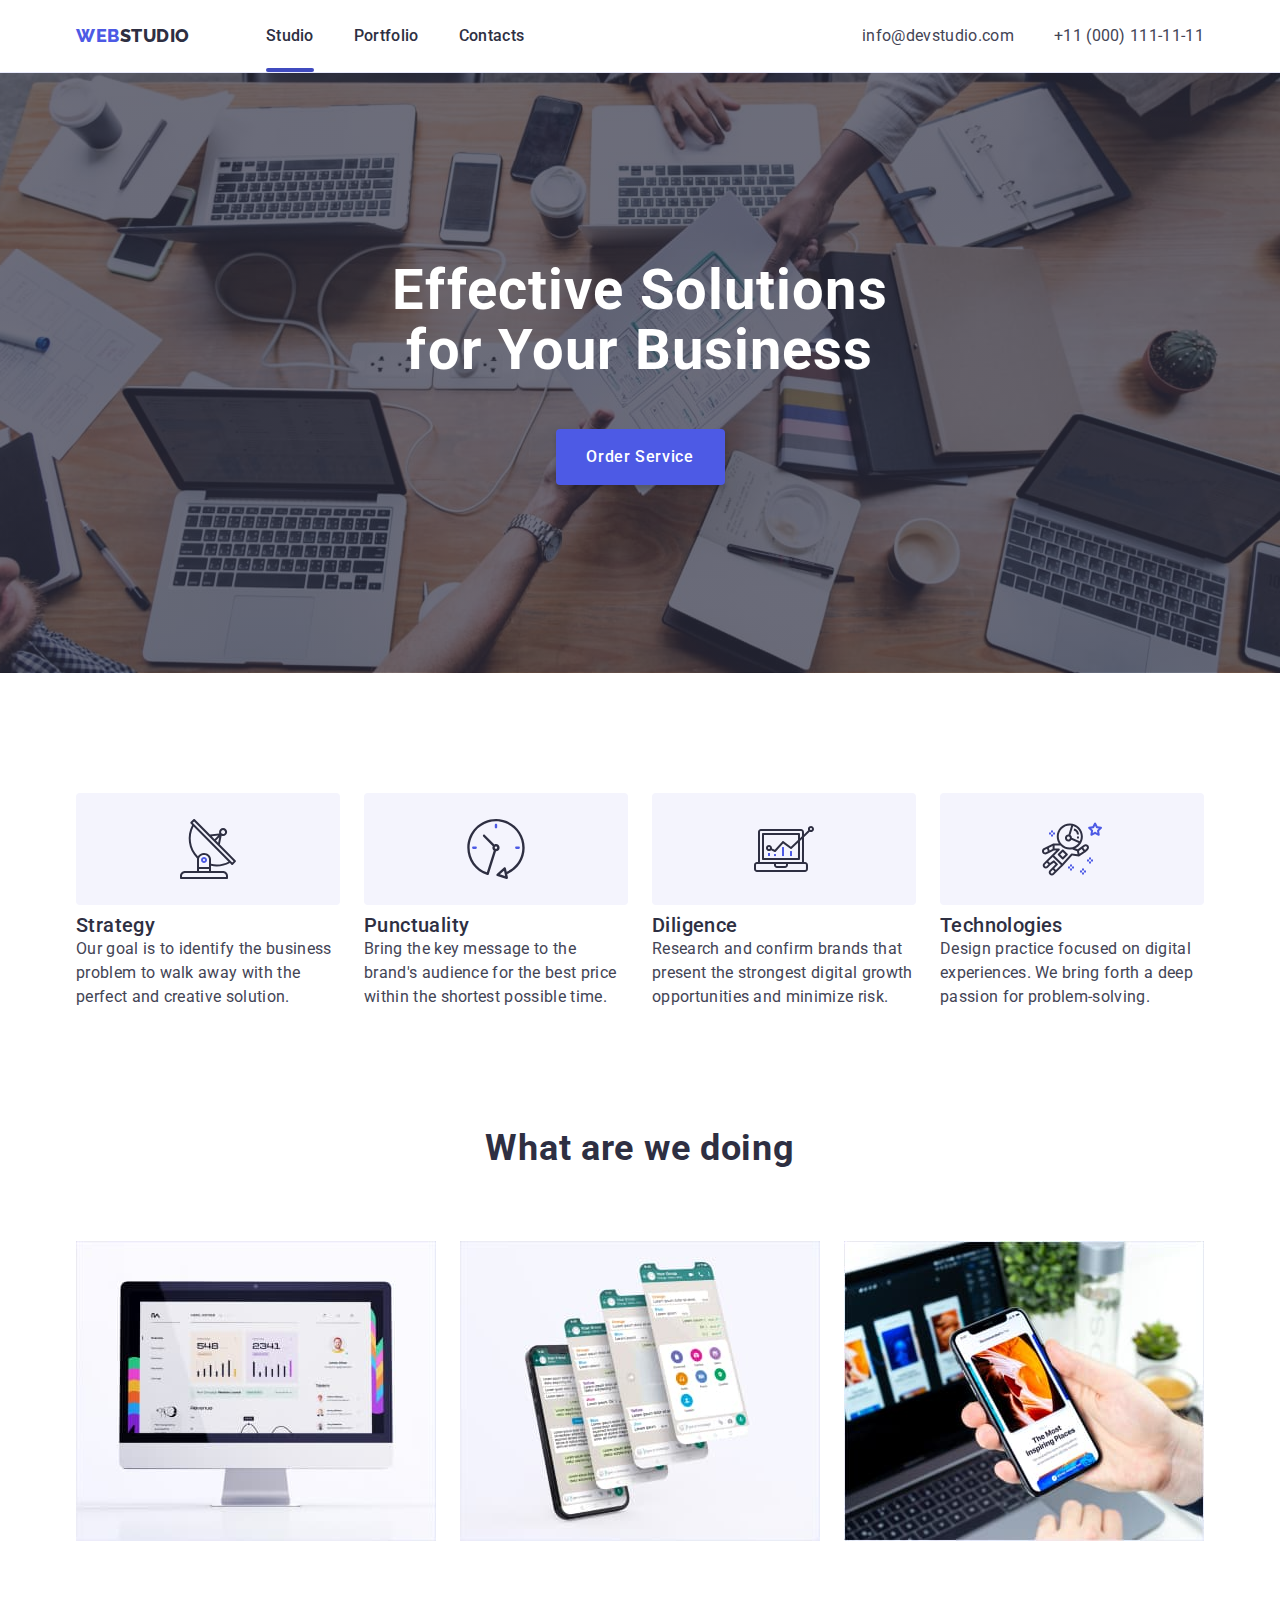
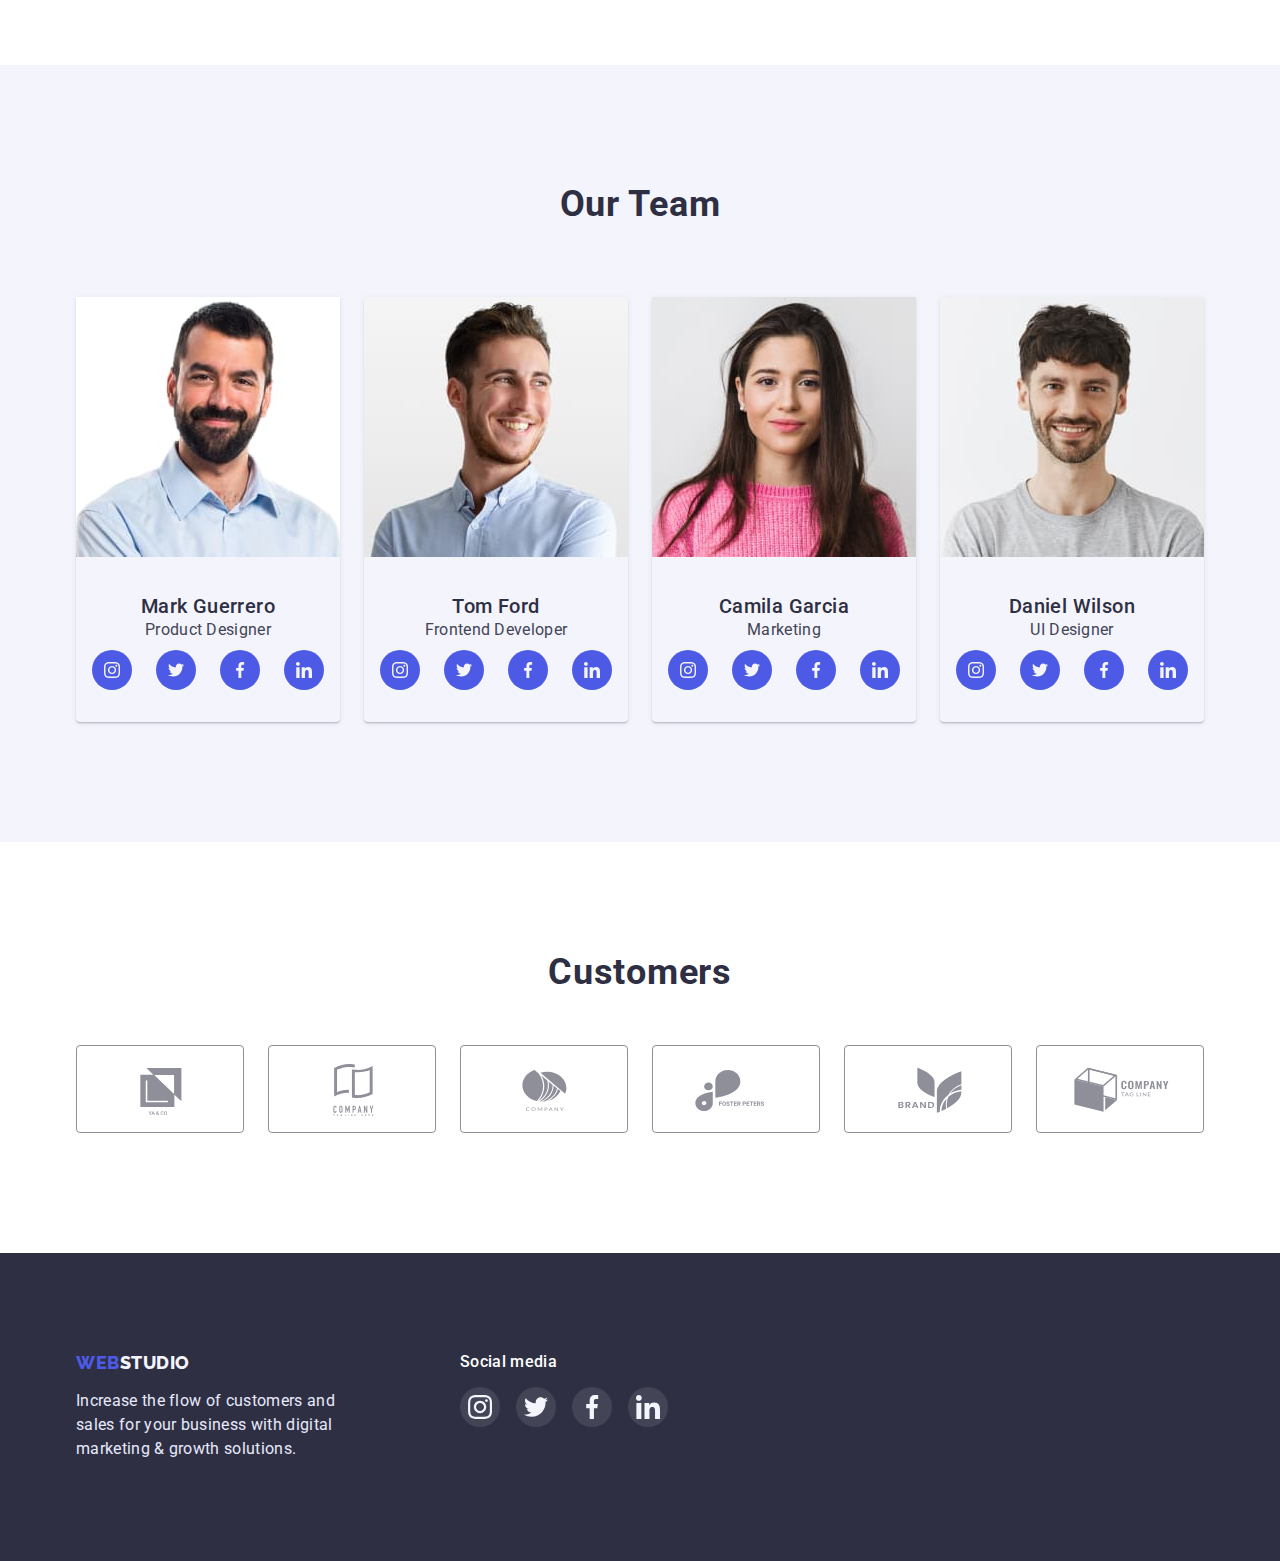
<file: index.html>
<!DOCTYPE html>
<html lang="en">
  <head>
    <meta charset="UTF-8" />
    <meta http-equiv="X-UA-Compatible" content="IE=edge" />
    <meta name="viewport" content="width=device-width, initial-scale=1.0" />
    <title>Document</title>
    <link rel="preconnect" href="https://fonts.googleapis.com" />
    <link rel="preconnect" href="https://fonts.gstatic.com" crossorigin />
    <link
      href="https://fonts.googleapis.com/css2?family=Raleway:wght@800&family=Roboto:wght@400;500;700;900&display=swap"
      rel="stylesheet"
    />
    <link
      rel="stylesheet"
      href="https://cdnjs.cloudflare.com/ajax/libs/modern-normalize/1.1.0/modern-normalize.min.css"
    />
    <link rel="stylesheet" href="css/styles.css" />
  </head>
  <body>
    <header class="header">
      <div class="container header-container">
        <nav class="header-navigation">
          <a class="header-logo link" href="./index.html"
            ><span class="logo-accent">Web</span>Studio</a
          >

          <ul class="header-list">
            <li class="header-item list">
              <a class="header-link link header-current" href="./index.html"
                >Studio</a
              >
            </li>
            <li class="header-item list">
              <a class="header-link link" href="./portfolio.html">Portfolio</a>
            </li>
            <li class="header-item list">
              <a class="header-link link" href="">Contacts</a>
            </li>
          </ul>
        </nav>

        <address class="address-container">
          <ul class="header-list list">
            <li class="header-item">
              <a class="header-mail link" href="mailto:info@devstudio.com"
                >info@devstudio.com</a
              >
            </li>
            <li class="header-item">
              <a class="header-tel link" href="tel:+110001111111"
                >+11 (000) 111-11-11</a
              >
            </li>
          </ul>
        </address>
      </div>
    </header>

    <!------------------ Main section ------------------>
    <main>
      <!------ hero section ---------->

      <section class="hero overlay">
        <h1 class="hero-title">Effective Solutions for Your Business</h1>
        <button class="hero-btn" data-modal-open type="button">
          Order Service
        </button>
      </section>

      <!----------- About section ------------>
      <section class="about">
        <div class="container">
          <h2 class="about-title visually-hidden">About</h2>

          <ul class="about-list list">
            <li class="about-item">
              <div class="about-icon-box">
                <svg class="about-icon">
                  <use href="./images/sprite.svg#icon-antenna"></use>
                </svg>
              </div>
              <h3 class="about-item-title">Strategy</h3>
              <p class="about-item-text">
                Our goal is to identify the business problem to walk away with
                the perfect and creative solution.
              </p>
            </li>

            <li class="about-item">
              <div class="about-icon-box">
                <svg class="about-icon">
                  <use href="./images/sprite.svg#icon-clock"></use>
                </svg>
              </div>
              <h3 class="about-item-title">Punctuality</h3>
              <p class="about-item-text">
                Bring the key message to the brand's audience for the best price
                within the shortest possible time.
              </p>
            </li>
            <li class="about-item">
              <div class="about-icon-box">
                <svg class="about-icon">
                  <use href="./images/sprite.svg#icon-diagram"></use>
                </svg>
              </div>
              <h3 class="about-item-title">Diligence</h3>
              <p class="about-item-text">
                Research and confirm brands that present the strongest digital
                growth opportunities and minimize risk.
              </p>
            </li>
            <li class="about-item">
              <div class="about-icon-box">
                <svg class="about-icon">
                  <use href="./images/sprite.svg#icon-astronaut"></use>
                </svg>
              </div>
              <h3 class="about-item-title">Technologies</h3>
              <p class="about-item-text">
                Design practice focused on digital experiences. We bring forth a
                deep passion for problem-solving.
              </p>
            </li>
          </ul>
        </div>
      </section>

      <!------------- What are we doing section ----------------->
      <section class="examples">
        <div class="container">
          <h2 class="examples-title">What are we doing</h2>
          <ul class="examples-list">
            <li class="examples-items list">
              <img
                class="examples-pics"
                src="./images/photo-1.jpg"
                alt="monitor"
                width="360"
                height="300"
              />
            </li>
            <li class="examples-items list">
              <img
                class="examples-pics"
                src="./images/photo-2.jpg"
                alt="phone"
                width="360"
                height="300"
              />
            </li>
            <li class="examples-items list">
              <img
                class="examples-pics"
                src="./images/photo-3.jpg"
                alt="iphone"
                width="360"
                height="300"
              />
            </li>
          </ul>
        </div>
      </section>

      <!------------- Our team section ------------------------->
      <section class="team">
        <div class="container">
          <h2 class="team-title">Our Team</h2>
          <ul class="team-list list">
            <li class="team-item">
              <img
                class="team-pics"
                src="./images/img1.jpg"
                alt="Mark Guerrero photo"
                width="264"
                height="260"
              />
              <div class="team-item-wrap">
                <h3 class="team-item-title">Mark Guerrero</h3>
                <p class="team-item-text">Product Designer</p>
                <ul class="team-icons-list list">
                  <li class="team-icons-item">
                    <a class="team-icon-link" href="">
                      <svg class="team-list-icon" width="16px" height="16px">
                        <use href="./images/sprite.svg#icon-instagram"></use>
                      </svg>
                    </a>
                  </li>
                  <li class="team-icons-item">
                    <a class="team-icon-link" href="">
                      <svg class="team-list-icon" width="16px" height="16px">
                        <use href="./images/sprite.svg#icon-twitter"></use>
                      </svg>
                    </a>
                  </li>
                  <li class="team-icons-item">
                    <a class="team-icon-link" href="">
                      <svg class="team-list-icon" width="16px" height="16px">
                        <use href="./images/sprite.svg#icon-facebook"></use>
                      </svg>
                    </a>
                  </li>
                  <li class="team-icons-item">
                    <a class="team-icon-link" href="">
                      <svg class="team-list-icon" width="16px" height="16px">
                        <use href="./images/sprite.svg#icon-linkedin"></use>
                      </svg>
                    </a>
                  </li>
                </ul>
              </div>
            </li>
            <li class="team-item">
              <img
                class="team-pics"
                src="./images/img2.jpg"
                alt="Tom Ford photo"
                width="264"
                height="260"
              />
              <div class="team-item-wrap">
                <h3 class="team-item-title">Tom Ford</h3>
                <p class="team-item-text">Frontend Developer</p>
                <ul class="team-icons-list list">
                  <li class="team-icons-item">
                    <a class="team-icon-link" href="">
                      <svg class="team-list-icon" width="16px" height="16px">
                        <use href="./images/sprite.svg#icon-instagram"></use>
                      </svg>
                    </a>
                  </li>
                  <li class="team-icons-item">
                    <a class="team-icon-link" href="">
                      <svg class="team-list-icon" width="16px" height="16px">
                        <use href="./images/sprite.svg#icon-twitter"></use>
                      </svg>
                    </a>
                  </li>
                  <li class="team-icons-item">
                    <a class="team-icon-link" href="">
                      <svg class="team-list-icon" width="16px" height="16px">
                        <use href="./images/sprite.svg#icon-facebook"></use>
                      </svg>
                    </a>
                  </li>
                  <li class="team-icons-item">
                    <a class="team-icon-link" href="">
                      <svg class="team-list-icon" width="16px" height="16px">
                        <use href="./images/sprite.svg#icon-linkedin"></use>
                      </svg>
                    </a>
                  </li>
                </ul>
              </div>
            </li>
            <li class="team-item">
              <img
                class="team-pics"
                src="./images/img3.jpg"
                alt="Camila Garcia photo"
                width="264"
                height="260"
              />
              <div class="team-item-wrap">
                <h3 class="team-item-title">Camila Garcia</h3>
                <p class="team-item-text">Marketing</p>
                <ul class="team-icons-list list">
                  <li class="team-icons-item">
                    <a class="team-icon-link" href="">
                      <svg class="team-list-icon" width="16px" height="16px">
                        <use href="./images/sprite.svg#icon-instagram"></use>
                      </svg>
                    </a>
                  </li>
                  <li class="team-icons-item">
                    <a class="team-icon-link" href="">
                      <svg class="team-list-icon" width="16px" height="16px">
                        <use href="./images/sprite.svg#icon-twitter"></use>
                      </svg>
                    </a>
                  </li>
                  <li class="team-icons-item">
                    <a class="team-icon-link" href="">
                      <svg class="team-list-icon" width="16px" height="16px">
                        <use href="./images/sprite.svg#icon-facebook"></use>
                      </svg>
                    </a>
                  </li>
                  <li class="team-icons-item">
                    <a class="team-icon-link" href="">
                      <svg class="team-list-icon" width="16px" height="16px">
                        <use href="./images/sprite.svg#icon-linkedin"></use>
                      </svg>
                    </a>
                  </li>
                </ul>
              </div>
            </li>
            <li class="team-item">
              <img
                class="team-pics"
                src="./images/img4.jpg"
                alt="Daniel Wilson photo"
                width="264"
                height="260"
              />
              <div class="team-item-wrap">
                <h3 class="team-item-title">Daniel Wilson</h3>
                <p class="team-item-text">UI Designer</p>
                <ul class="team-icons-list list">
                  <li class="team-icons-item">
                    <a class="team-icon-link" href="">
                      <svg class="team-list-icon" width="16px" height="16px">
                        <use href="./images/sprite.svg#icon-instagram"></use>
                      </svg>
                    </a>
                  </li>
                  <li class="team-icons-item">
                    <a class="team-icon-link" href="">
                      <svg class="team-list-icon" width="16px" height="16px">
                        <use href="./images/sprite.svg#icon-twitter"></use>
                      </svg>
                    </a>
                  </li>
                  <li class="team-icons-item">
                    <a class="team-icon-link" href="">
                      <svg class="team-list-icon" width="16px" height="16px">
                        <use href="./images/sprite.svg#icon-facebook"></use>
                      </svg>
                    </a>
                  </li>
                  <li class="team-icons-item">
                    <a class="team-icon-link" href="">
                      <svg class="team-list-icon" width="16px" height="16px">
                        <use href="./images/sprite.svg#icon-linkedin"></use>
                      </svg>
                    </a>
                  </li>
                </ul>
              </div>
            </li>
          </ul>
        </div>
      </section>

      <!----------------- Customers section ------------------->

      <section class="customers">
        <div class="container">
          <h2 class="customers-title">Customers</h2>
          <ul class="customers-list list">
            <li class="customers-item">
              <a class="customers-link" href="">
                <svg class="customers-item-logo" width="104" height="56">
                  <use href="./images/sprite.svg#icon-Logo1"></use>
                </svg>
              </a>
            </li>
            <li class="customers-item">
              <a class="customers-link" href="">
                <svg class="customers-item-logo" width="104" height="56">
                  <use href="./images/sprite.svg#icon-Logo2"></use>
                </svg>
              </a>
            </li>
            <li class="customers-item">
              <a class="customers-link" href="">
                <svg class="customers-item-logo" width="104" height="56">
                  <use href="./images/sprite.svg#icon-Logo3"></use>
                </svg>
              </a>
            </li>
            <li class="customers-item">
              <a class="customers-link" href="">
                <svg class="customers-item-logo" width="104" height="56">
                  <use href="./images/sprite.svg#icon-Logo4"></use>
                </svg>
              </a>
            </li>
            <li class="customers-item">
              <a class="customers-link" href="">
                <svg class="customers-item-logo" width="104" height="56">
                  <use href="./images/sprite.svg#icon-Logo5"></use>
                </svg>
              </a>
            </li>
            <li class="customers-item">
              <a class="customers-link" href="">
                <svg class="customers-item-logo" width="104" height="56">
                  <use href="./images/sprite.svg#icon-Logo6"></use>
                </svg>
              </a>
            </li>
          </ul>
        </div>
      </section>
    </main>

    <!------------------- footer section --------------------------->
    <footer class="footer">
      <div class="container foot">
        <!------------ footer info section ----------->
        <div class="footer-info-wrap">
          <a class="footer-logo link" href="./index.html">
            <span class="logo-accent">Web</span>Studio</a
          >
          <p class="footer-text">
            Increase the flow of customers and sales for your business with
            digital marketing & growth solutions.
          </p>
        </div>

        <!-------------footer social icons section ------------->

        <div class="footer-social-wrap">
          <h2 class="footer-icons-title">Social media</h2>
          <ul class="footer-icons-list list">
            <li class="footer-icons-item">
              <a class="footer-icons-link" href="">
                <svg class="footer-icon" width="24" height="24">
                  <use href="./images/sprite.svg#icon-instagram"></use>
                </svg>
              </a>
            </li>
            <li class="footer-icons-item">
              <a class="footer-icons-link" href="">
                <svg class="footer-icon" width="24" height="24">
                  <use href="./images/sprite.svg#icon-twitter"></use>
                </svg>
              </a>
            </li>
            <li class="footer-icons-item">
              <a class="footer-icons-link" href="">
                <svg class="footer-icon" width="24" height="24">
                  <use href="./images/sprite.svg#icon-facebook"></use>
                </svg>
              </a>
            </li>
            <li class="footer-icons-item">
              <a class="footer-icons-link" href="">
                <svg class="footer-icon" width="24" height="24">
                  <use href="./images/sprite.svg#icon-linkedin"></use>
                </svg>
              </a>
            </li>
          </ul>
        </div>
      </div>
    </footer>
    <div class="backdrop is-hidden" data-modal>
      <div class="modal">
        <button type="button" class="modal-close-btn" data-modal-close>
          <svg class="icon-close-modal" width="8" height="8">
            <use href="./images/sprite.svg#icon-close-backdrop"></use>
          </svg>
        </button>
      </div>
    </div>

    <script src="./js/modal.js"></script>
  </body>
</html>
</file>
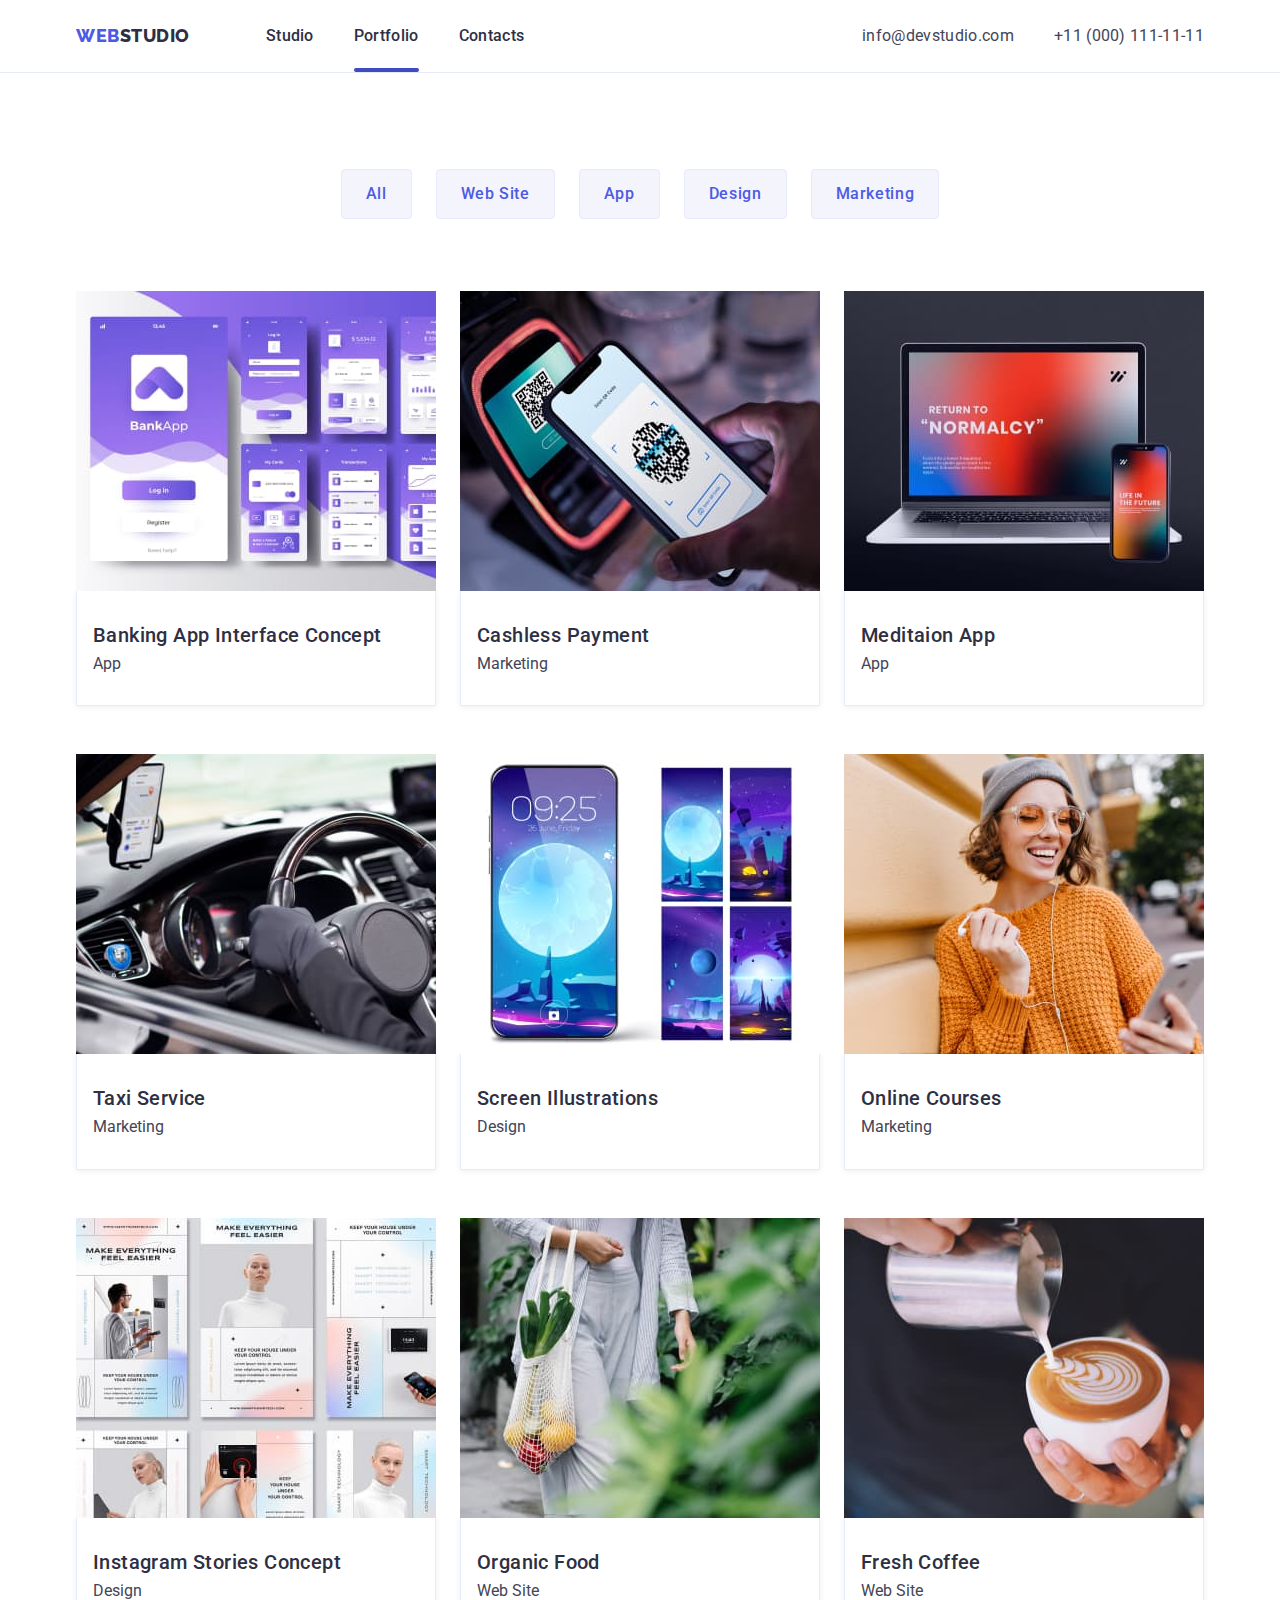
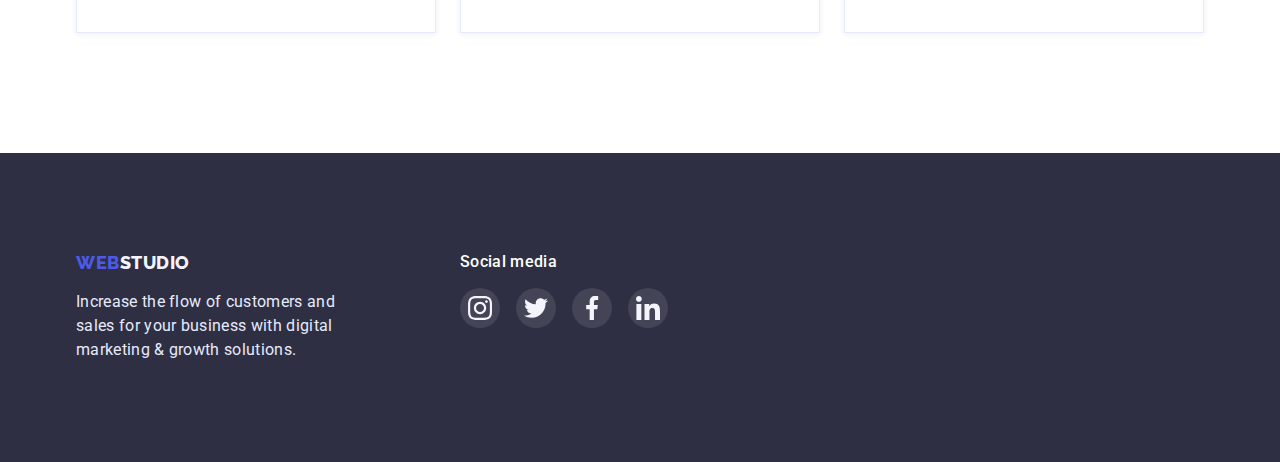
<file: portfolio.html>
<!DOCTYPE html>
<html lang="en">
  <head>
    <meta charset="UTF-8" />
    <meta http-equiv="X-UA-Compatible" content="IE=edge" />
    <meta name="viewport" content="width=device-width, initial-scale=1.0" />
    <title>Document</title>
    <link rel="preconnect" href="https://fonts.googleapis.com" />
    <link rel="preconnect" href="https://fonts.gstatic.com" crossorigin />
    <link
      href="https://fonts.googleapis.com/css2?family=Raleway:wght@800&family=Roboto:wght@400;500;700;900&display=swap"
      rel="stylesheet"
    />
    <link
      rel="stylesheet"
      href="https://cdnjs.cloudflare.com/ajax/libs/modern-normalize/1.1.0/modern-normalize.min.css"
    />
    <link rel="stylesheet" href="./css/styles.css" />
  </head>
  <body>
    <header class="header">
      <div class="container header-container">
        <nav class="header-navigation">
          <a class="header-logo link" href="./index.html"
            ><span class="logo-accent">Web</span>Studio</a
          >

          <ul class="header-list">
            <li class="header-item list">
              <a class="header-link link" href="./index.html">Studio</a>
            </li>
            <li class="header-item list">
              <a class="header-link link header-current" href="./portfolio.html"
                >Portfolio</a
              >
            </li>
            <li class="header-item list">
              <a class="header-link link" href="">Contacts</a>
            </li>
          </ul>
        </nav>

        <address class="address-container">
          <ul class="header-list list">
            <li class="header-item">
              <a class="header-mail link" href="mailto:info@devstudio.com"
                >info@devstudio.com</a
              >
            </li>
            <li class="header-item">
              <a class="header-tel link" href="tel:+110001111111"
                >+11 (000) 111-11-11</a
              >
            </li>
          </ul>
        </address>
      </div>
    </header>

    <!-- Main section -->
    <main>
      <section class="filter">
        <div class="container">
          <h1 class="filter-title visually-hidden">Filter</h1>
          <ul class="filter-list list">
            <li class="filter-item">
              <button class="filter-btn" type="button">All</button>
            </li>
            <li class="filter-item">
              <button class="filter-btn" type="button">Web Site</button>
            </li>
            <li class="filter-item">
              <button class="filter-btn" type="button">App</button>
            </li>
            <li class="filter-item">
              <button class="filter-btn" type="button">Design</button>
            </li>
            <li class="filter-item">
              <button class="filter-btn" type="button">Marketing</button>
            </li>
          </ul>
        </div>

        <!-- Our Projects -->
        <div class="container">
          <ul class="projects-list list">
            <li class="projects-item">
              <div class="projects-cover-wrap">
                <img
                  class="projects-pics"
                  src="./images/portfolio-img/port-img-1.jpg"
                  alt="The interface of the Banking App"
                  width="360"
                  height="300"
                />
                <p class="projects-cover-text">
                  14 Stylish and User-Friendly App Design Concepts · Task
                  Manager App · Calorie Tracker App · Exotic Fruit Ecommerce App
                  · Cloud Storage App
                </p>
              </div>
              <div class="projects-item-wrap">
                <h2 class="projects-title">Banking App Interface Concept</h2>
                <p class>App</p>
              </div>
            </li>
            <li class="projects-item">
              <div class="projects-cover-wrap">
                <img
                  class="projects-pics"
                  src="./images/portfolio-img/port-img-2.jpg"
                  alt="Payment made by phone"
                  width="360"
                  height="300"
                />
                <p class="projects-cover-text">
                  14 Stylish and User-Friendly App Design Concepts · Task
                  Manager App · Calorie Tracker App · Exotic Fruit Ecommerce App
                  · Cloud Storage App
                </p>
              </div>
              <div class="projects-item-wrap">
                <h2 class="projects-title">Cashless Payment</h2>
                <p class>Marketing</p>
              </div>
            </li>
            <li class="projects-item">
              <div class="projects-cover-wrap">
                <img
                  class="projects-pics"
                  src="./images/portfolio-img/port-img-3.jpg"
                  alt="Meditation App advertisment"
                  width="360"
                  height="300"
                />
                <p class="projects-cover-text">
                  14 Stylish and User-Friendly App Design Concepts · Task
                  Manager App · Calorie Tracker App · Exotic Fruit Ecommerce App
                  · Cloud Storage App
                </p>
              </div>
              <div class="projects-item-wrap">
                <h2 class="projects-title">Meditaion App</h2>
                <p class>App</p>
              </div>
            </li>
            <li class="projects-item">
              <div class="projects-cover-wrap">
                <img
                  class="projects-pics"
                  src="./images/portfolio-img/port-img-4.jpg"
                  alt="Taxi"
                  width="360"
                  height="300"
                />
                <p class="projects-cover-text">
                  14 Stylish and User-Friendly App Design Concepts · Task
                  Manager App · Calorie Tracker App · Exotic Fruit Ecommerce App
                  · Cloud Storage App
                </p>
              </div>
              <div class="projects-item-wrap">
                <h2 class="projects-title">Taxi Service</h2>
                <p class>Marketing</p>
              </div>
            </li>
            <li class="projects-item">
              <div class="projects-cover-wrap">
                <img
                  class="projects-pics"
                  src="./images/portfolio-img/port-img-5.jpg"
                  alt="Illustrations for mobile phones"
                  width="360"
                  height="300"
                />
                <p class="projects-cover-text">
                  14 Stylish and User-Friendly App Design Concepts · Task
                  Manager App · Calorie Tracker App · Exotic Fruit Ecommerce App
                  · Cloud Storage App
                </p>
              </div>
              <div class="projects-item-wrap">
                <h2 class="projects-title">Screen Illustrations</h2>
                <p class>Design</p>
              </div>
            </li>
            <li class="projects-item">
              <div class="projects-cover-wrap">
                <img
                  class="projects-pics"
                  src="./images/portfolio-img/port-img-6.jpg"
                  alt="A smiling woman is taking online cources"
                  width="360"
                  height="300"
                />
                <p class="projects-cover-text">
                  14 Stylish and User-Friendly App Design Concepts · Task
                  Manager App · Calorie Tracker App · Exotic Fruit Ecommerce App
                  · Cloud Storage App
                </p>
              </div>
              <div class="projects-item-wrap">
                <h2 class="projects-title">Online Courses</h2>
                <p class>Marketing</p>
              </div>
            </li>
            <li class="projects-item">
              <div class="projects-cover-wrap">
                <img
                  class="projects-pics"
                  src="./images/portfolio-img/port-img-7.jpg"
                  alt="Concepts examples for instagram stories"
                  width="360"
                  height="300"
                />
                <p class="projects-cover-text">
                  14 Stylish and User-Friendly App Design Concepts · Task
                  Manager App · Calorie Tracker App · Exotic Fruit Ecommerce App
                  · Cloud Storage App
                </p>
              </div>
              <div class="projects-item-wrap">
                <h2 class="projects-title">Instagram Stories Concept</h2>
                <p class>Design</p>
              </div>
            </li>
            <li class="projects-item">
              <div class="projects-cover-wrap">
                <img
                  class="projects-pics"
                  src="./images/portfolio-img/port-img-8.jpg"
                  alt="A woman with a bag of fruits and greens"
                  width="360"
                  height="300"
                />
                <p class="projects-cover-text">
                  14 Stylish and User-Friendly App Design Concepts · Task
                  Manager App · Calorie Tracker App · Exotic Fruit Ecommerce App
                  · Cloud Storage App
                </p>
              </div>
              <div class="projects-item-wrap">
                <h2 class="projects-title">Organic Food</h2>
                <p class>Web Site</p>
              </div>
            </li>
            <li class="projects-item">
              <div class="projects-cover-wrap">
                <img
                  class="projects-pics"
                  src="./images/portfolio-img/port-img-9.jpg"
                  alt="Coffee art"
                  width="360"
                  height="300"
                />
                <p class="projects-cover-text">
                  14 Stylish and User-Friendly App Design Concepts · Task
                  Manager App · Calorie Tracker App · Exotic Fruit Ecommerce App
                  · Cloud Storage App
                </p>
              </div>
              <div class="projects-item-wrap">
                <h2 class="projects-title">Fresh Coffee</h2>
                <p class>Web Site</p>
              </div>
            </li>
          </ul>
        </div>
      </section>
    </main>

    <!-- footer section -->
    <footer class="footer">
      <div class="container foot">
        <!------------ footer info section ----------->
        <div class="footer-info-wrap">
          <a class="footer-logo link" href="./index.html">
            <span class="logo-accent">Web</span>Studio</a
          >
          <p class="footer-text">
            Increase the flow of customers and sales for your business with
            digital marketing & growth solutions.
          </p>
        </div>

        <!-------------footer social icons section ------------->

        <div class="footer-social-wrap">
          <h2 class="footer-icons-title">Social media</h2>
          <ul class="footer-icons-list list">
            <li class="footer-icons-item">
              <a class="footer-icons-link" href="">
                <svg class="footer-icon" width="24" height="24">
                  <use href="./images/sprite.svg#icon-instagram"></use>
                </svg>
              </a>
            </li>
            <li class="footer-icons-item">
              <a class="footer-icons-link" href="">
                <svg class="footer-icon" width="24" height="24">
                  <use href="./images/sprite.svg#icon-twitter"></use>
                </svg>
              </a>
            </li>
            <li class="footer-icons-item">
              <a class="footer-icons-link" href="">
                <svg class="footer-icon" width="24" height="24">
                  <use href="./images/sprite.svg#icon-facebook"></use>
                </svg>
              </a>
            </li>
            <li class="footer-icons-item">
              <a class="footer-icons-link" href="">
                <svg class="footer-icon" width="24" height="24">
                  <use href="./images/sprite.svg#icon-linkedin"></use>
                </svg>
              </a>
            </li>
          </ul>
        </div>
      </div>
    </footer>
  </body>
</html>
</file>
<file: css/styles.css>
html {
  box-sizing: border-box;
}

*,
*::before,
*::after {
  box-sizing: inherit;
}

ul {
  margin: 0;
  padding: 0;
}

h1,
h2,
h3,
h4,
h5,
h6,
p {
  margin: 0;
}

.img {
  display: block;
  max-width: 100%;
  height: auto;
}

body {
  font-family: "Roboto", sans-serif;
  color: var(--main-text-color);
}

:root {
  --active-color: #404bbf;
  --main-text-color: #434455;
  --main-title-color: #2e2f42;
  --second-title-color: #ffffff;
  --accent-color: #4d5ae5;
  --common-background-color: #f4f4fd;
  --second-background-color: #2e2f42;
}

.container {
  max-width: 1158px;
  padding: 0 15px;
  margin: 0 auto;
  /* outline: 2px solid teal; */
}

/* -----------------Header------------ */
.header {
  border-bottom: 1px solid #e7e9fc;
}
.header-current {
  position: relative;
}
.header-current::after {
  position: absolute;
  left: 0;
  bottom: 0;
  content: "";
  display: block;
  width: 100%;
  height: 4px;
  background-color: var(--active-color);
  border-radius: 2px;
}
.header-list {
  display: flex;
  gap: 40px;
}
.header-navigation {
  display: flex;
  align-items: center;
  margin-right: auto;
}
.header-container {
  display: flex;
  align-items: center;
}
.header-link,
.header-tel,
.header-mail {
  display: inline-block;
  padding-bottom: 24px;
  padding-top: 24px;
}

.header-logo {
  font-family: "Raleway";
  font-weight: 800;
  font-size: 18px;
  line-height: 1.33;
  letter-spacing: 0.03em;
  text-transform: uppercase;
  color: var(--main-title-color);

  margin-right: 76px;
}

.logo-accent {
  color: var(--accent-color);
}

.header-link {
  font-weight: 500;
  font-size: 16px;
  line-height: 1.5;
  letter-spacing: 0.02em;
  color: var(--main-title-color);

  transition-property: color;
  transition-duration: 250ms;
  transition-timing-function: cubic-bezier(0.4, 0, 0.2, 1);
}

.header-link:is(:hover, :focus) {
  color: var(--active-color);
}

.header-list :is(:hover, :focus) {
  color: var(--active-color);
}

.header-tel {
  font-family: inherit;
  font-style: normal;
  font-size: 16px;
  line-height: 1.5;
  letter-spacing: 0.02em;
  color: var(--main-text-color);

  transition-property: color;
  transition-duration: 250ms;
  transition-timing-function: cubic-bezier(0.4, 0, 0.2, 1);
}
.header-mail {
  font-family: inherit;
  font-style: normal;
  font-size: 16px;
  line-height: 1.5;
  letter-spacing: 0.02em;
  color: var(--main-text-color);

  transition-property: color;
  transition-duration: 250ms;
  transition-timing-function: cubic-bezier(0.4, 0, 0.2, 1);
}

.link {
  text-decoration: none;
}

.list {
  list-style: none;
}
/* --------------Hero section-------------- */

.hero {
  background: var(--second-background-color);
  text-align: center;
  padding-top: 188px;
  padding-bottom: 188px;
}
.overlay {
  max-width: 1440px;

  margin-right: auto;
  margin-left: auto;
  background-image: linear-gradient(
      rgba(46, 47, 66, 0.7),
      rgba(46, 47, 66, 0.7)
    ),
    url(../images/hero-pic.jpg);
  background-position: center;
  background-repeat: no-repeat;
  background-size: cover;
}

.hero-title {
  font-size: 56px;
  line-height: 1.07;
  letter-spacing: 0.02em;
  color: var(--second-title-color);

  margin-bottom: 48px;
  width: 496px;
  margin-left: auto;
  margin-right: auto;
}

.hero-btn {
  font-family: inherit;
  font-weight: 500;
  font-size: 16px;
  line-height: 1.5;
  letter-spacing: 0.04em;
  color: var(--second-title-color);
  cursor: pointer;
  background-color: var(--accent-color);

  border-radius: 4px;
  min-width: 169px;
  height: 56px;
  display: inline-block;
  box-shadow: 0px 4px 4px rgba(0, 0, 0, 0.15);
  border-color: transparent;

  transition-property: background-color;
  transition-duration: 250ms;
  transition-timing-function: cubic-bezier(0.4, 0, 0.2, 1);
}

.hero-btn:is(:hover, :focus) {
  background-color: var(--active-color);
}

/* -----------------About section-------------- */

.visually-hidden {
  position: absolute;
  white-space: nowrap;
  width: 1px;
  height: 1px;
  overflow: hidden;
  border: 0;
  padding: 0;
  clip: rect(0 0 0 0);
  clip-path: inset(50%);
  margin: -1px;
}

.about-icon-box {
  display: flex;
  padding-top: 24px;
  padding-bottom: 24px;
  padding-left: 102px;
  padding-right: 102px;
  background: #f4f4fd;
  border-radius: 4px;
  gap: 24px;
}

.about-icon {
  display: flex;
  width: 64px;
  height: 64px;
}

.about-list {
  display: flex;
  padding-top: 120px;
  padding-bottom: 120px;
  gap: 24px;
}

.about-item {
  width: 264px;
}

.about-item-title {
  font-weight: 500;
  font-size: 20px;
  line-height: 1.2;
  letter-spacing: 0.02em;
  color: var(--main-title-color);
  padding-top: 8px;
}
.about-item-text {
  font-size: 16px;
  line-height: 1.5;
  letter-spacing: 0.02em;
  color: var(--main-text-color);
}

/* ----------What are we doing section------ */

.examples-list {
  display: flex;
  gap: 24px;
  padding-bottom: 120px;
}

.about-list-item {
  width: calc((100% -48px) / 3);
}

.examples-title {
  font-size: 36px;
  line-height: 1.11;
  letter-spacing: 0.02em;
  color: var(--main-title-color);
  text-align: center;
  margin-bottom: 72px;
}

/* ----------------Our Team section--------- */
.team {
  background-color: var(--common-background-color);
}

.team-icons-list {
  display: flex;
  justify-content: center;
  gap: 24px;
}

.team-icons-item {
  width: 40px;
  height: 40px;
}

.team-icon-link {
  width: 100%;
  height: 100%;
  border-radius: 50%;
  display: flex;
  justify-content: center;
  align-items: center;

  background-color: var(--accent-color);

  transition-property: background-color;
  transition-duration: 250ms;
  transition-timing-function: cubic-bezier(0.4, 0, 0.2, 1);
}

.team-list-icon {
  fill: #ffffff;
}

.team-icon-link:is(:hover, :focus) {
  background-color: var(--active-color);
}

.team-title {
  font-size: 36px;
  line-height: 1.11;
  letter-spacing: 0.02em;
  text-transform: capitalize;
  color: var(--main-title-color);
  text-align: center;
  margin-bottom: 72px;
  padding-top: 120px;
}

.team-list {
  display: flex;
  gap: 24px;
  padding-bottom: 120px;
}

.team-item-title {
  font-weight: 500;
  font-size: 20px;
  line-height: 1.2;
  letter-spacing: 0.02em;
  color: var(--main-title-color);
}

.team-item-text {
  font-size: 16px;
  line-height: 1.5;
  letter-spacing: 0.02em;
  color: var(--main-text-color);
  margin-bottom: 8px;
}

.team-item-wrap {
  padding-top: 32px;
  padding-bottom: 32px;
  text-align: center;
}
.team-item {
  text-align: center;
  width: calc((100% -72px) / 4);

  box-shadow: 0px 1px 6px rgba(46, 47, 66, 0.08),
    0px 1px 1px rgba(46, 47, 66, 0.16), 0px 2px 1px rgba(46, 47, 66, 0.08);
  border-radius: 0px 0px 4px 4px;
}

/* ---------------customers section ---------------- */

.customers-title {
  font-weight: 700;
  font-size: 36px;
  line-height: 1.11px;
  text-align: center;
  letter-spacing: 0.02em;
  color: var(--main-title-color);

  padding-top: 130px;
  padding-bottom: 72px;
}
.customers-list {
  display: flex;
  gap: 24px;
  padding-bottom: 120px;
}
.customers-item {
  width: 168px;
  height: 88px;
}
.customers-link {
  width: 100%;
  height: 100%;
  border: 1px solid #8e8f99;
  border-radius: 4px;
  display: flex;
  justify-content: center;
  align-items: center;

  transition-property: border-color, fill;
  transition-duration: 250ms;
  transition-timing-function: cubic-bezier(0.4, 0, 0.2, 1);
}
.customers-item-logo {
  fill: #8e8f99;

  transition-property: border-color, fill;
  transition-duration: 250ms;
  transition-timing-function: cubic-bezier(0.4, 0, 0.2, 1);
}

.customers-link:is(:hover, :focus) {
  border-color: var(--active-color);
}

.customers-link:is(:hover, :focus) .customers-item-logo {
  fill: var(--active-color);
}

/* ----------footer section -------- */
.footer {
  background-color: var(--second-background-color);
  padding-bottom: 100px;
  padding-top: 100px;
}
.foot {
  display: flex;
}

.footer-info-wrap {
  width: 264px;
}

.footer-logo {
  display: inline-block;
  margin-bottom: 16px;

  font-family: "Raleway";
  font-weight: 800;
  font-size: 18px;
  line-height: 1.16;
  letter-spacing: 0.03em;
  text-transform: uppercase;
  color: var(--common-background-color);
}
.footer-text {
  font-size: 16px;
  line-height: 1.5;
  letter-spacing: 0.02em;
  color: #e7e9fc;
}

.footer-social-wrap {
  margin-left: 120px;
}

.footer-icons-title {
  display: inline-block;

  font-family: "Roboto";
  font-style: normal;
  font-weight: 500;
  font-size: 16px;
  line-height: 1.5px;
  letter-spacing: 0.02em;
  color: #ffffff;
}

.footer-icons-list {
  display: flex;
  justify-content: center;
  align-items: center;
  gap: 16px;
  margin-top: 16px;
}

.footer-icons-link {
  display: flex;
  justify-content: center;
  align-items: center;
  border-radius: 50%;
  width: 100%;
  height: 100%;
  background: rgba(255, 255, 255, 0.1);

  transition-property: background-color;
  transition-duration: 250ms;
  transition-timing-function: cubic-bezier(0.4, 0, 0.2, 1);
}

.footer-icons-link:is(:hover, :focus) {
  background-color: #31d0aa;
}
.footer-icons-item {
  width: 40px;
  height: 40px;
}

/* -------------------Portfolio page----------------- */

.filter-btn {
  font-style: normal;
  font-weight: 500;
  font-size: 16px;
  line-height: 1.5;
  letter-spacing: 0.04em;
  color: var(--accent-color);
  background-color: var(--common-background-color);
  cursor: pointer;

  padding-top: 12px;
  padding-bottom: 12px;
  padding-right: 24px;
  padding-left: 24px;
  border: 1px solid #e7e9fc;
  border-radius: 4px;

  transition-property: background-color, box-shadow;
  transition-duration: 250ms;
  transition-timing-function: cubic-bezier(0.4, 0, 0.2, 1);
}

.filter-btn:hover,
.filter-btn:focus,
.filter-btn.current {
  color: var(--second-title-color);
  background-color: var(--active-color);
  cursor: pointer;
}
.filter-list {
  display: flex;
  justify-content: center;
  margin-top: 96px;
  margin-bottom: 72px;
  gap: 24px;
}

.filter-item:is(:hover, :focus) {
  box-shadow: 0px 3px 1px rgba(0, 0, 0, 0.1), 0px 2px 1px rgba(0, 0, 0, 0.08),
    0px 2px 2px rgba(0, 0, 0, 0.12);
}

/* -------------projects section------------- */

.projects-list {
  display: flex;
  flex-wrap: wrap;
  column-gap: 24px;
  row-gap: 48px;
  padding-bottom: 120px;
  cursor: pointer;
}

.projects-item {
  width: calc((100% - 48px) / 3);

  transition-property: box-shadow;
  transition-duration: 250ms;
  transition-timing-function: cubic-bezier(0.4, 0, 0.2, 1);
}

.projects-item:is(:hover, :focus) {
  box-shadow: 0px 1px 6px rgba(46, 47, 66, 0.08),
    0px 1px 1px rgba(46, 47, 66, 0.16), 0px 2px 1px rgba(46, 47, 66, 0.08);
}
.projects-item:is(:hover, :focus) .projects-cover-text {
  transform: translateY(0);
}

.projects-cover-wrap {
  position: relative;
  overflow: hidden;
}

.projects-cover-text {
  position: absolute;
  top: 0;

  padding-top: 40px;
  padding-bottom: 164px;
  padding-left: 32px;
  padding-right: 32px;

  font-size: 16px;
  line-height: 1.5;
  letter-spacing: 0.02em;
  color: #f4f4fd;
  background-color: #4d5ae5;

  transition: transform;
  transform: translateY(100%);
  transition-duration: 250ms;
  transition-timing-function: cubic-bezier(0.4, 0, 0.2, 1);
}

.projects-title {
  font-weight: 500;
  font-size: 20px;
  line-height: 1.2;
  letter-spacing: 0.02em;
  color: var(--main-title-color);
  margin-bottom: 8px;
}

.projects-text {
  font-size: 16px;
  line-height: 1.5;
  letter-spacing: 0.02em;
  color: var(--main-text-color);
}

.projects-item-wrap {
  border-left: 1px solid #e7e9fc;
  border-right: 1px solid #e7e9fc;
  border-bottom: 1px solid #e7e9fc;

  padding-top: 32px;
  padding-bottom: 32px;
  padding-left: 16px;

  box-shadow: 0px 1px 6px rgba(46, 47, 66, 0.08);

  transition-property: box-shadow;
  transition-duration: 250ms;
  transition-timing-function: cubic-bezier(0.4, 0, 0.2, 1);
}

.projects-item-wrap:is(:hover, :focus) {
  box-shadow: 0px 1px 6px rgba(46, 47, 66, 0.08),
    0px 1px 1px rgba(46, 47, 66, 0.16), 0px 2px 1px rgba(46, 47, 66, 0.08);
}
.projects-pics {
  display: block;
}

/* ------------MODAL-------------- */
.backdrop {
  position: fixed;
  top: 0;
  width: 100%;
  height: 100%;
  background: rgba(46, 47, 66, 0.4);
  transition-property: opacity, visibility;
  transition-duration: 250ms;
  transition-timing-function: cubic-bezier(0.4, 0, 0.2, 1);
}
.modal {
  position: absolute;
  top: 50%;
  left: 50%;
  transform: translate(-50%, -50%) scale(1);

  width: 408px;
  min-height: 576px;
  background: #fcfcfc;
  border-radius: 4px;
  box-shadow: 0px 1px 1px rgba(0, 0, 0, 0.14), 0px 1px 3px rgba(0, 0, 0, 0.12),
    0px 2px 1px rgba(0, 0, 0, 0.2);
  padding: 24px;
  transition: transform 250ms cubic-bezier(0.4, 0, 0.2, 1);
}

.backdrop.is-hidden .modal {
  transform: translate(-50%, -50%) scale(0);
}

.modal-close-btn {
  width: 24px;
  height: 24px;
  background: #e7e9fc;
  border: 1px solid rgba(0, 0, 0, 0.1);
  border-radius: 50%;
  display: flex;
  justify-content: center;
  align-items: center;
  margin-left: auto;
  cursor: pointer;
}

.is-hidden {
  opacity: 0;
  visibility: hidden;
  pointer-events: none;
}
</file>
